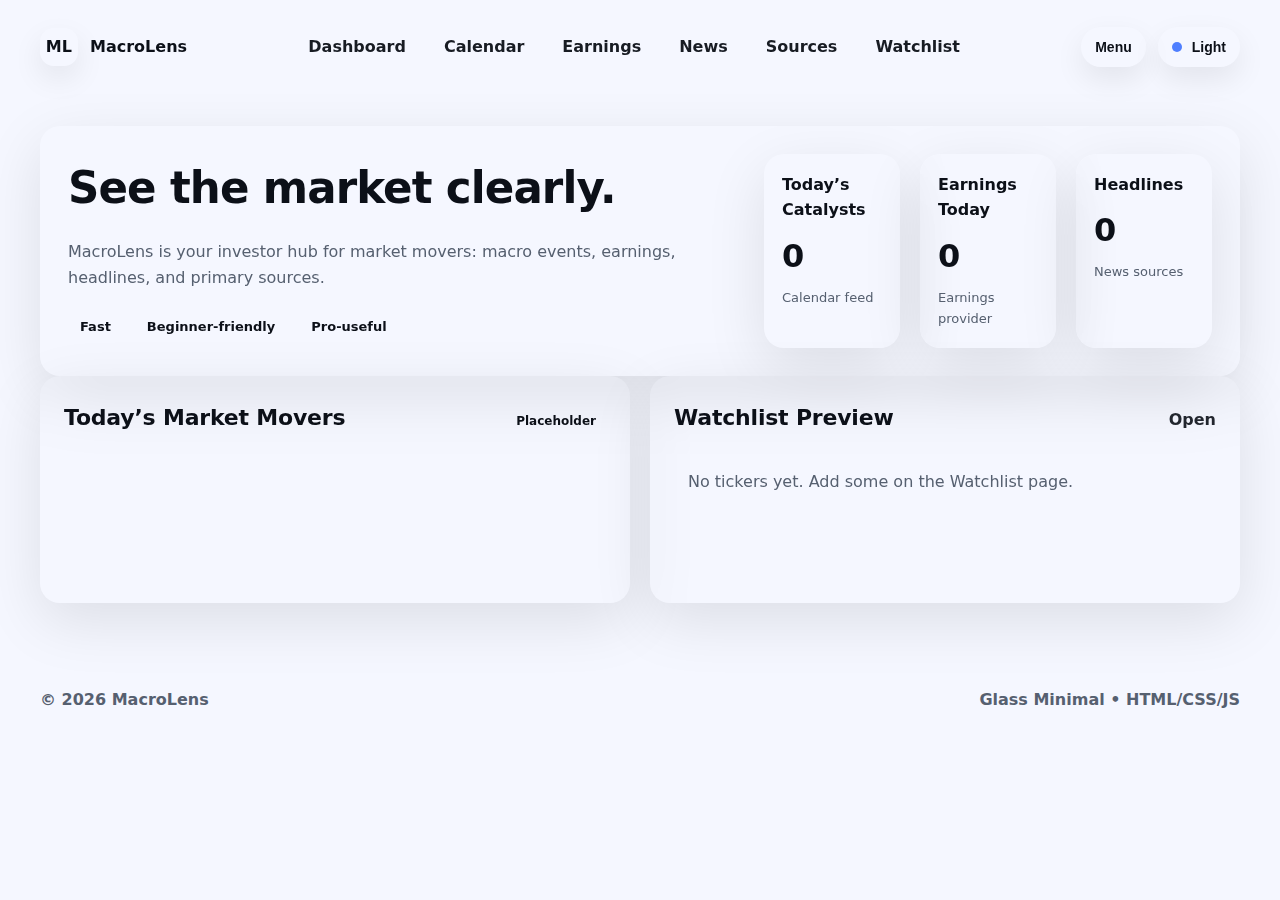
<file: index.html>
<!doctype html>
<html lang="en" data-theme="light">
<head>
	<meta charset="utf-8">
	<meta name="viewport" content="width=device-width, initial-scale=1.0">
	<title>MacroLens • Dashboard</title>
	<link rel="stylesheet" href="assets/css/styles.css">
	<script src="assets/js/app.js" defer></script>
</head>
<body>
	<header class="topbar">
		<div class="container topbar__inner">
			<a class="brand" href="index.html" aria-label="MacroLens Home">
				<span class="brand__mark">ML</span>
				<span class="brand__text">MacroLens</span>
			</a>

			<nav class="nav" data-nav>
				<a class="nav__link is-active" href="index.html">Dashboard</a>
				<a class="nav__link" href="pages/calendar.html">Calendar</a>
				<a class="nav__link" href="pages/earnings.html">Earnings</a>
				<a class="nav__link" href="pages/news.html">News</a>
				<a class="nav__link" href="pages/links.html">Sources</a>
				<a class="nav__link" href="pages/watchlist.html">Watchlist</a>
			</nav>

			<div class="topbar__actions">
				<button class="iconbtn" type="button" data-nav-toggle aria-label="Open menu">
					<span class="iconbtn__label">Menu</span>
				</button>

				<button class="iconbtn" type="button" data-theme-toggle aria-label="Toggle theme">
					<span class="iconbtn__dot" aria-hidden="true"></span>
					<span class="iconbtn__label" data-theme-label>Light</span>
				</button>
			</div>
		</div>
	</header>

	<main class="container stack">
		<section class="hero glass">
			<div class="hero__left">
				<h1 class="h1">See the market clearly.</h1>
				<p class="muted">
					MacroLens is your investor hub for market movers: macro events, earnings, headlines, and primary sources.
				</p>
				<div class="hero__chips">
					<span class="chip chip--a">Fast</span>
					<span class="chip chip--b">Beginner-friendly</span>
					<span class="chip chip--c">Pro-useful</span>
				</div>
			</div>

			<div class="hero__right">
				<div class="grid grid--3">
					<div class="card glass">
						<div class="card__label">Today’s Catalysts</div>
						<div class="card__value" id="kpi-catalysts">—</div>
						<div class="card__sub muted">Calendar feed</div>
					</div>
					<div class="card glass">
						<div class="card__label">Earnings Today</div>
						<div class="card__value" id="kpi-earnings">—</div>
						<div class="card__sub muted">Earnings provider</div>
					</div>
					<div class="card glass">
						<div class="card__label">Headlines</div>
						<div class="card__value" id="kpi-headlines">—</div>
						<div class="card__sub muted">News sources</div>
					</div>
				</div>
			</div>
		</section>

		<section class="grid grid--2">
			<div class="panel glass">
				<div class="panel__head">
					<h2 class="h2">Today’s Market Movers</h2>
					<span class="badge">Placeholder</span>
				</div>
				<div class="list">
					<div class="list__row skeleton"></div>
					<div class="list__row skeleton"></div>
					<div class="list__row skeleton"></div>
				</div>
			</div>

			<div class="panel glass">
				<div class="panel__head">
					<h2 class="h2">Watchlist Preview</h2>
					<a class="link" href="pages/watchlist.html">Open</a>
				</div>
				<div class="list" id="watchlist-preview">
					<div class="list__row muted">No tickers yet. Add some on the Watchlist page.</div>
				</div>
			</div>
		</section>
	</main>

	<footer class="footer">
		<div class="container footer__inner">
			<span class="muted">© <span id="year"></span> MacroLens</span>
			<span class="muted">Glass Minimal • HTML/CSS/JS</span>
		</div>
	</footer>
</body>
</html>
</file>
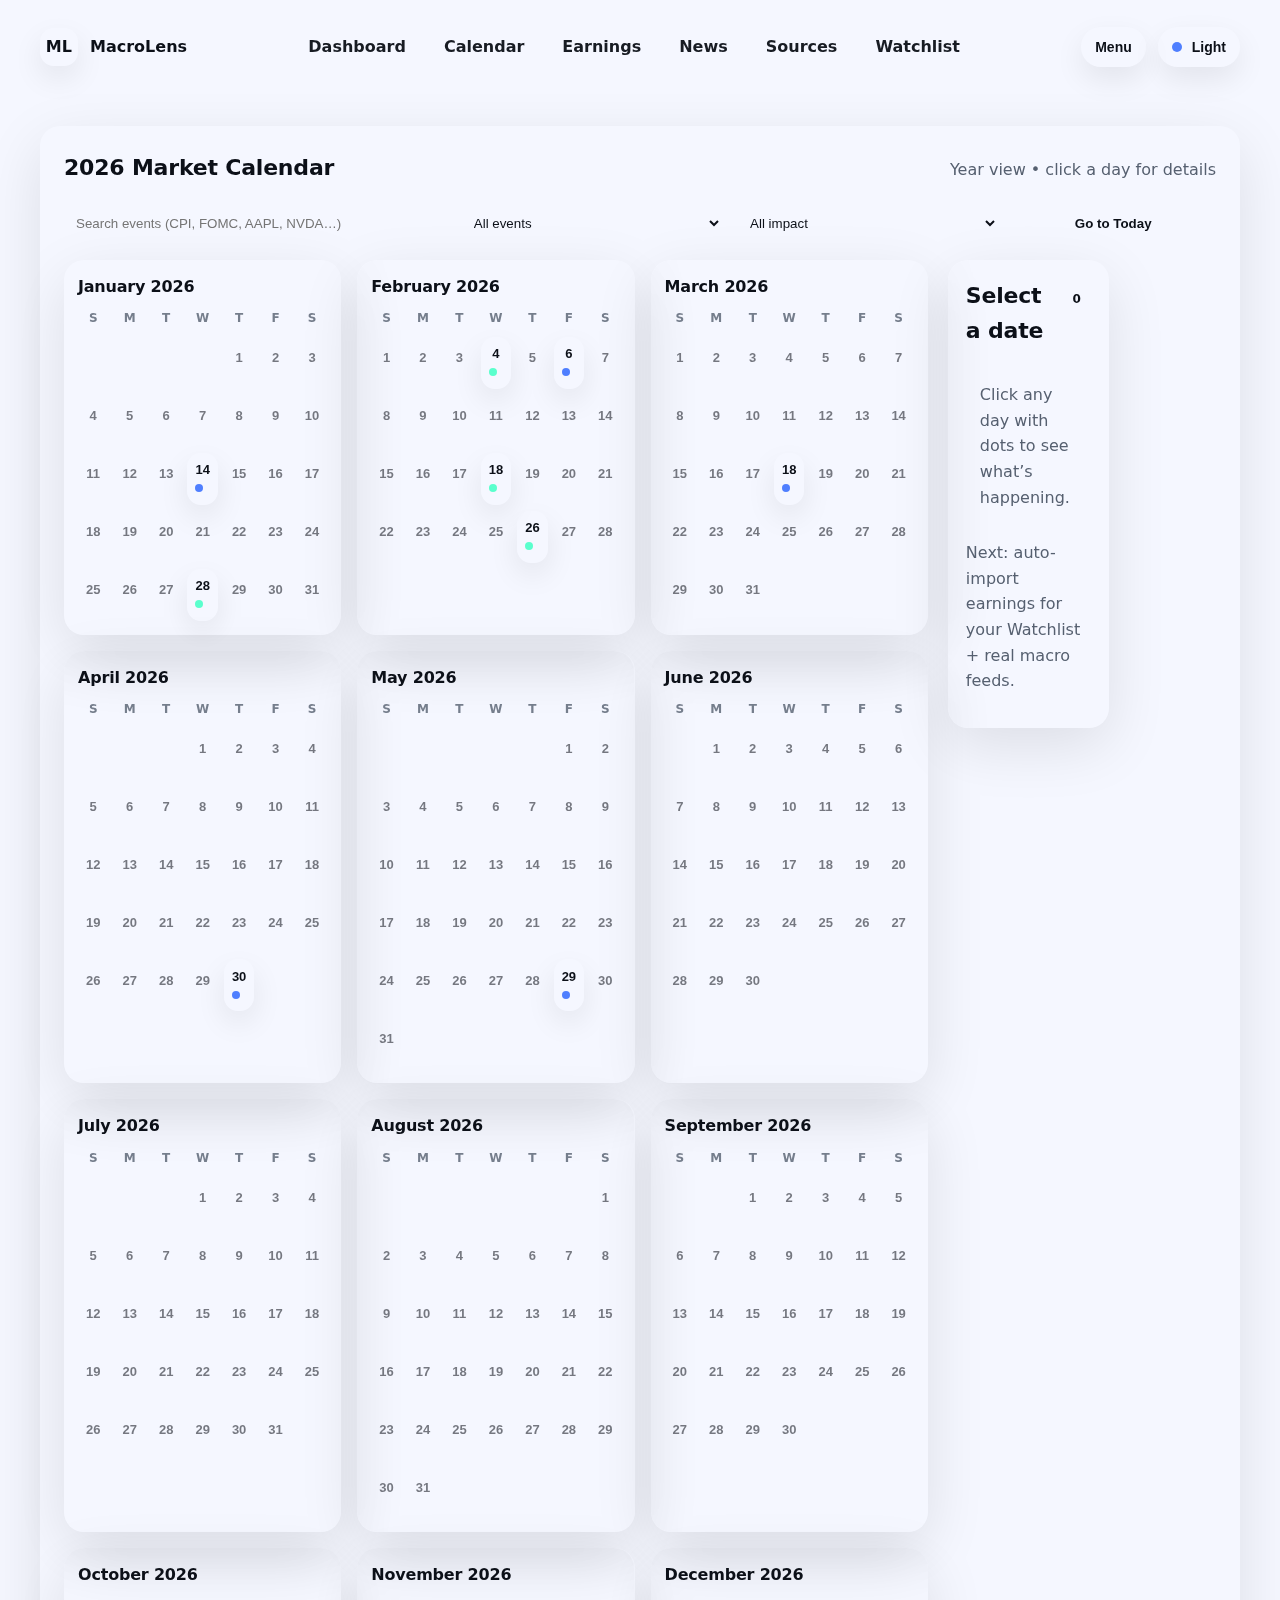
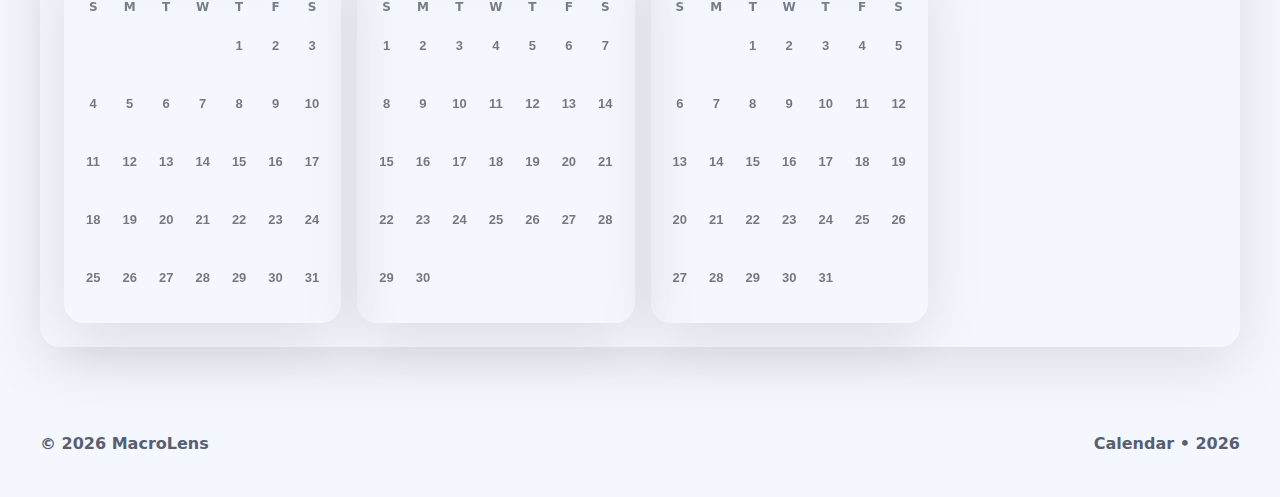
<file: pages/calendar.html>
<!doctype html>
<html lang="en" data-theme="light">
<head>
	<meta charset="utf-8">
	<meta name="viewport" content="width=device-width, initial-scale=1.0">
	<title>MacroLens • Calendar (2026)</title>
	<link rel="stylesheet" href="../assets/css/styles.css">
	<script src="../assets/js/app.js" defer></script>
</head>
<body>
	<header class="topbar">
		<div class="container topbar__inner">
			<a class="brand" href="../index.html" aria-label="MacroLens Home">
				<span class="brand__mark">ML</span>
				<span class="brand__text">MacroLens</span>
			</a>

			<nav class="nav" data-nav>
				<a class="nav__link" href="../index.html">Dashboard</a>
				<a class="nav__link is-active" href="calendar.html">Calendar</a>
				<a class="nav__link" href="earnings.html">Earnings</a>
				<a class="nav__link" href="news.html">News</a>
				<a class="nav__link" href="links.html">Sources</a>
				<a class="nav__link" href="watchlist.html">Watchlist</a>
			</nav>

			<div class="topbar__actions">
				<button class="iconbtn" type="button" data-nav-toggle aria-label="Open menu">
					<span class="iconbtn__label">Menu</span>
				</button>

				<button class="iconbtn" type="button" data-theme-toggle aria-label="Toggle theme">
					<span class="iconbtn__dot" aria-hidden="true"></span>
					<span class="iconbtn__label" data-theme-label>Light</span>
				</button>
			</div>
		</div>
	</header>

	<main class="container stack">
		<section class="panel glass">
			<div class="panel__head">
				<h1 class="h2">2026 Market Calendar</h1>
				<span class="muted">Year view • click a day for details</span>
			</div>

			<div class="controls controls--4">
				<input class="input" id="cal-search" type="search" placeholder="Search events (CPI, FOMC, AAPL, NVDA…)">
				<select class="select" id="cal-kind">
					<option value="all">All events</option>
					<option value="macro">Macro</option>
					<option value="earnings">Earnings</option>
				</select>
				<select class="select" id="cal-impact">
					<option value="all">All impact</option>
					<option value="very-high">Very High</option>
					<option value="high">High</option>
					<option value="medium">Medium</option>
				</select>
				<button class="btn" id="cal-today" type="button">Go to Today</button>
			</div>

			<div class="cal-layout">
				<div class="cal-year" id="cal-year"></div>

				<aside class="cal-side glass" id="cal-side" aria-live="polite">
					<div class="panel__head">
						<h2 class="h2" id="side-title">Select a date</h2>
						<span class="badge" id="side-count">0</span>
					</div>

					<div class="list" id="side-list">
						<div class="list__row muted">Click any day with dots to see what’s happening.</div>
					</div>

					<p class="muted" style="margin-top:14px;">
						Next: auto-import earnings for your Watchlist + real macro feeds.
					</p>
				</aside>
			</div>
		</section>
	</main>

	<footer class="footer">
		<div class="container footer__inner">
			<span class="muted">© <span id="year"></span> MacroLens</span>
			<span class="muted">Calendar • 2026</span>
		</div>
	</footer>

	<script>
		(() => {
			"use strict";

			const YEAR = 2026;

			const qs = (s) => document.querySelector(s);
			const yearEl = qs("#cal-year");
			const searchEl = qs("#cal-search");
			const kindEl = qs("#cal-kind");
			const impactEl = qs("#cal-impact");
			const todayBtn = qs("#cal-today");

			const sideTitle = qs("#side-title");
			const sideCount = qs("#side-count");
			const sideList = qs("#side-list");

			const pad2 = (n) => String(n).padStart(2, "0");
			const iso = (y, m, d) => `${y}-${pad2(m)}-${pad2(d)}`;
			const fmtDate = (d) => d.toLocaleDateString(undefined, { year: "numeric", month: "short", day: "numeric" });

			/* =========================
			   Starter Events (2026 placeholders)
			   Replace with real feeds later
			========================= */
			const events = [
				// Macro (example)
				{ date: "2026-01-14", kind: "macro", impact: "high", title: "CPI", note: "Inflation print (headline + core)." },
				{ date: "2026-02-06", kind: "macro", impact: "very-high", title: "NFP (Jobs)", note: "Employment situation." },
				{ date: "2026-03-18", kind: "macro", impact: "very-high", title: "FOMC Rate Decision", note: "Statement + Powell presser." },
				{ date: "2026-04-30", kind: "macro", impact: "high", title: "GDP (Advance)", note: "Growth snapshot." },
				{ date: "2026-05-29", kind: "macro", impact: "high", title: "PCE Inflation", note: "Fed’s preferred inflation gauge." },

				// Earnings (example)
				{ date: "2026-01-28", kind: "earnings", impact: "medium", title: "Earnings: AAPL (AMC)", note: "Apple • After close" },
				{ date: "2026-02-04", kind: "earnings", impact: "medium", title: "Earnings: MSFT (AMC)", note: "Microsoft • After close" },
				{ date: "2026-02-18", kind: "earnings", impact: "medium", title: "Earnings: NVDA (AMC)", note: "NVIDIA • After close" },
				{ date: "2026-02-26", kind: "earnings", impact: "medium", title: "Earnings: AMZN (AMC)", note: "Amazon • After close" }
			];

			const getFilters = () => ({
				q: (searchEl.value || "").trim().toLowerCase(),
				kind: kindEl.value,
				impact: impactEl.value
			});

			const matchesFilters = (ev) => {
				const f = getFilters();

				const okKind = f.kind === "all" || ev.kind === f.kind;
				const okImpact = f.impact === "all" || ev.impact === f.impact;

				const hay = `${ev.title} ${ev.note || ""}`.toLowerCase();
				const okQ = !f.q || hay.includes(f.q);

				return okKind && okImpact && okQ;
			};

			const eventsByDate = () => {
				const map = new Map();
				events.forEach((ev) => {
					if (!map.has(ev.date)) map.set(ev.date, []);
					map.get(ev.date).push(ev);
				});
				return map;
			};

			const impactLabel = (i) => {
				if (i === "very-high") return "Very High";
				if (i === "high") return "High";
				return "Medium";
			};

			const renderSide = (dateISO) => {
				const d = new Date(`${dateISO}T12:00:00`);
				sideTitle.textContent = fmtDate(d);

				const dayEvents = events
					.filter((ev) => ev.date === dateISO)
					.filter(matchesFilters);

				sideCount.textContent = String(dayEvents.length);
				sideList.innerHTML = "";

				if (!dayEvents.length){
					const row = document.createElement("div");
					row.className = "list__row muted";
					row.textContent = "No events (with your filters) on this date.";
					sideList.appendChild(row);
					return;
				}

				dayEvents.forEach((ev) => {
					const row = document.createElement("div");
					row.className = "list__row";

					const left = document.createElement("div");
					left.className = "list__left";
					left.textContent = ev.title;

					const right = document.createElement("div");
					right.className = "muted";
					right.style.fontSize = "13px";
					right.style.textAlign = "right";
					right.textContent = `${ev.kind.toUpperCase()} • ${impactLabel(ev.impact)}`;

					row.appendChild(left);
					row.appendChild(right);
					sideList.appendChild(row);

					if (ev.note){
						const note = document.createElement("div");
						note.className = "muted";
						note.style.fontSize = "13px";
						note.style.margin = "6px 4px 10px 4px";
						note.textContent = ev.note;
						sideList.appendChild(note);
					}
				});
			};

			const monthName = (mIndex) => {
				const d = new Date(YEAR, mIndex, 1);
				return d.toLocaleDateString(undefined, { month: "long" });
			};

			const buildMonth = (mIndex, map) => {
				const monthCard = document.createElement("section");
				monthCard.className = "cal-month glass";

				const head = document.createElement("div");
				head.className = "cal-month__head";
				head.textContent = `${monthName(mIndex)} ${YEAR}`;
				monthCard.appendChild(head);

				const dow = document.createElement("div");
				dow.className = "cal-dow";
				["S","M","T","W","T","F","S"].forEach((x) => {
					const c = document.createElement("div");
					c.className = "cal-dow__cell muted";
					c.textContent = x;
					dow.appendChild(c);
				});
				monthCard.appendChild(dow);

				const grid = document.createElement("div");
				grid.className = "cal-grid";

				const first = new Date(YEAR, mIndex, 1);
				const startDow = first.getDay(); // 0=Sun
				const daysInMonth = new Date(YEAR, mIndex + 1, 0).getDate();

				// blanks
				for (let i = 0; i < startDow; i++){
					const blank = document.createElement("div");
					blank.className = "cal-cell cal-cell--blank";
					grid.appendChild(blank);
				}

				for (let day = 1; day <= daysInMonth; day++){
					const dateISO = iso(YEAR, mIndex + 1, day);
					const allOnDay = map.get(dateISO) || [];

					// apply filters just for dot visibility
					const visibleOnDay = allOnDay.filter(matchesFilters);

					const btn = document.createElement("button");
					btn.type = "button";
					btn.className = "cal-cell";
					btn.setAttribute("data-date", dateISO);
					btn.setAttribute("aria-label", dateISO);

					const num = document.createElement("div");
					num.className = "cal-num";
					num.textContent = String(day);

					const dots = document.createElement("div");
					dots.className = "cal-dots";

					// Up to 3 dots: macro + earnings + extra
					const kinds = new Set(visibleOnDay.map((e) => e.kind));
					if (kinds.has("macro")){
						const d = document.createElement("span");
						d.className = "cal-dot cal-dot--macro";
						dots.appendChild(d);
					}
					if (kinds.has("earnings")){
						const d = document.createElement("span");
						d.className = "cal-dot cal-dot--earnings";
						dots.appendChild(d);
					}
					if (visibleOnDay.length > 2){
						const d = document.createElement("span");
						d.className = "cal-dot cal-dot--more";
						dots.appendChild(d);
					}

					btn.appendChild(num);
					btn.appendChild(dots);

					if (!visibleOnDay.length){
						btn.classList.add("cal-cell--quiet");
					}

					btn.addEventListener("click", () => {
						document.querySelectorAll(".cal-cell.is-selected").forEach((x) => x.classList.remove("is-selected"));
						btn.classList.add("is-selected");
						renderSide(dateISO);
					});

					grid.appendChild(btn);
				}

				monthCard.appendChild(grid);
				return monthCard;
			};

			const renderYear = () => {
				yearEl.innerHTML = "";
				const map = eventsByDate();

				for (let m = 0; m < 12; m++){
					yearEl.appendChild(buildMonth(m, map));
				}
			};

			const goToToday = () => {
				const t = new Date();
				if (t.getFullYear() !== YEAR) return;

				const dateISO = iso(YEAR, t.getMonth() + 1, t.getDate());
				const btn = document.querySelector(`.cal-cell[data-date="${dateISO}"]`);
				if (btn){
					btn.scrollIntoView({ behavior: "smooth", block: "center" });
					btn.click();
				}
			};

			const rerender = () => {
				// Rebuild dots + quiet cells according to filters
				renderYear();

				// If a date is selected, keep side panel consistent
				const selected = document.querySelector(".cal-cell.is-selected");
				if (selected){
					renderSide(selected.getAttribute("data-date"));
				}else{
					sideTitle.textContent = "Select a date";
					sideCount.textContent = "0";
					sideList.innerHTML = `<div class="list__row muted">Click any day with dots to see what’s happening.</div>`;
				}
			};

			[searchEl, kindEl, impactEl].forEach((el) => el.addEventListener("input", rerender));
			todayBtn.addEventListener("click", goToToday);

			renderYear();
		})();
	</script>
</body>
</html>
</file>
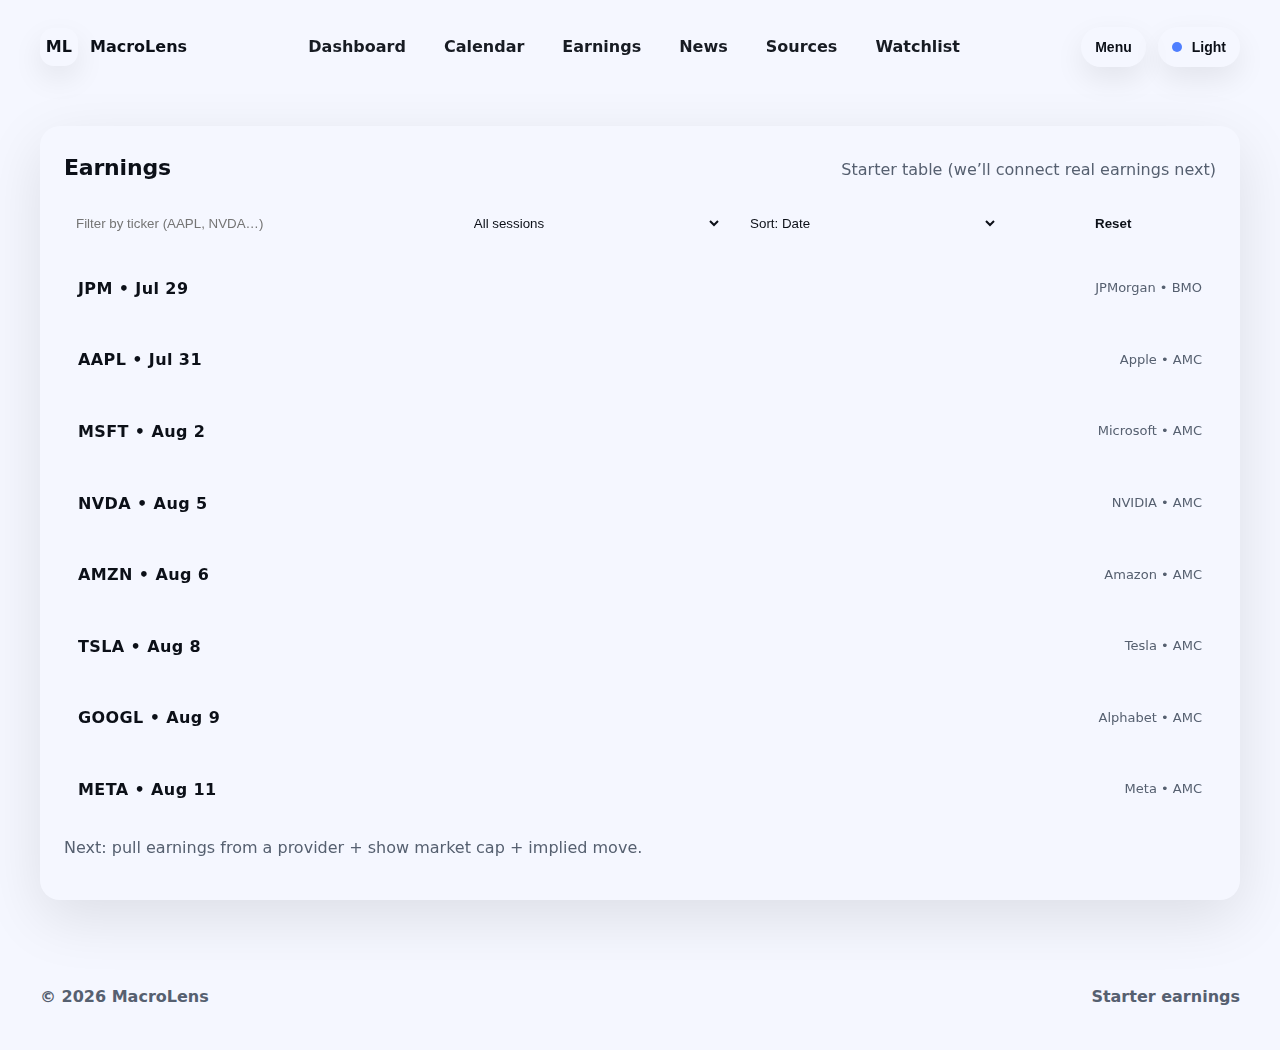
<file: pages/earnings.html>
<!doctype html>
<html lang="en" data-theme="light">
<head>
	<meta charset="utf-8">
	<meta name="viewport" content="width=device-width, initial-scale=1.0">
	<title>MacroLens • Earnings</title>
	<link rel="stylesheet" href="../assets/css/styles.css">
	<script src="../assets/js/app.js" defer></script>
</head>
<body>
	<header class="topbar">
		<div class="container topbar__inner">
			<a class="brand" href="../index.html">
				<span class="brand__mark">ML</span>
				<span class="brand__text">MacroLens</span>
			</a>

			<nav class="nav" data-nav>
				<a class="nav__link" href="../index.html">Dashboard</a>
				<a class="nav__link" href="calendar.html">Calendar</a>
				<a class="nav__link is-active" href="earnings.html">Earnings</a>
				<a class="nav__link" href="news.html">News</a>
				<a class="nav__link" href="links.html">Sources</a>
				<a class="nav__link" href="watchlist.html">Watchlist</a>
			</nav>

			<div class="topbar__actions">
				<button class="iconbtn" type="button" data-nav-toggle aria-label="Open menu">
					<span class="iconbtn__label">Menu</span>
				</button>

				<button class="iconbtn" type="button" data-theme-toggle aria-label="Toggle theme">
					<span class="iconbtn__dot" aria-hidden="true"></span>
					<span class="iconbtn__label" data-theme-label>Light</span>
				</button>
			</div>
		</div>
	</header>

	<main class="container stack">
		<section class="panel glass">
			<div class="panel__head">
				<h1 class="h2">Earnings</h1>
				<span class="muted">Starter table (we’ll connect real earnings next)</span>
			</div>

			<div class="controls controls--4">
				<input class="input" id="er-ticker" type="text" placeholder="Filter by ticker (AAPL, NVDA…)">
				<select class="select" id="er-session">
					<option value="all">All sessions</option>
					<option value="amc">After close (AMC)</option>
					<option value="bmo">Before open (BMO)</option>
				</select>
				<select class="select" id="er-sort">
					<option value="date">Sort: Date</option>
					<option value="ticker">Sort: Ticker</option>
				</select>
				<button class="btn" id="er-reset" type="button">Reset</button>
			</div>

			<div class="list" id="er-list"></div>

			<p class="muted" style="margin-top:16px;">
				Next: pull earnings from a provider + show market cap + implied move.
			</p>
		</section>
	</main>

	<footer class="footer">
		<div class="container footer__inner">
			<span class="muted">© <span id="year"></span> MacroLens</span>
			<span class="muted">Starter earnings</span>
		</div>
	</footer>

	<script>
		(() => {
			const qs = (s) => document.querySelector(s);

			const tEl = qs("#er-ticker");
			const sEl = qs("#er-session");
			const sortEl = qs("#er-sort");
			const rEl = qs("#er-reset");
			const listEl = qs("#er-list");

			const today = new Date();
			const addDays = (d) => new Date(today.getTime() + d * 24 * 60 * 60 * 1000);
			const fmt = (d) => d.toLocaleDateString(undefined, { month: "short", day: "numeric" });

			// Starter dataset
			const rows = [
				{ ticker: "AAPL", name: "Apple", date: addDays(7), session: "amc" },
				{ ticker: "MSFT", name: "Microsoft", date: addDays(9), session: "amc" },
				{ ticker: "NVDA", name: "NVIDIA", date: addDays(12), session: "amc" },
				{ ticker: "AMZN", name: "Amazon", date: addDays(13), session: "amc" },
				{ ticker: "TSLA", name: "Tesla", date: addDays(15), session: "amc" },
				{ ticker: "GOOGL", name: "Alphabet", date: addDays(16), session: "amc" },
				{ ticker: "META", name: "Meta", date: addDays(18), session: "amc" },
				{ ticker: "JPM", name: "JPMorgan", date: addDays(5), session: "bmo" }
			];

			const render = () => {
				const q = (tEl.value || "").trim().toUpperCase();
				const sess = sEl.value;
				const sort = sortEl.value;

				let data = rows.filter((x) => {
					const okQ = !q || x.ticker.includes(q);
					const okS = sess === "all" || x.session === sess;
					return okQ && okS;
				});

				if (sort === "ticker") data = data.sort((a, b) => a.ticker.localeCompare(b.ticker));
				else data = data.sort((a, b) => a.date - b.date);

				listEl.innerHTML = "";

				if (!data.length) {
					const row = document.createElement("div");
					row.className = "list__row muted";
					row.textContent = "No earnings match your filters.";
					listEl.appendChild(row);
					return;
				}

				data.forEach((x) => {
					const row = document.createElement("div");
					row.className = "list__row";

					const left = document.createElement("div");
					left.className = "list__left";
					left.textContent = `${x.ticker} • ${fmt(x.date)}`;

					const right = document.createElement("div");
					right.className = "muted";
					right.style.fontSize = "13px";
					right.textContent = `${x.name} • ${x.session.toUpperCase()}`;

					row.appendChild(left);
					row.appendChild(right);
					listEl.appendChild(row);
				});
			};

			[tEl, sEl, sortEl].forEach((el) => el.addEventListener("input", render));
			rEl.addEventListener("click", () => {
				tEl.value = "";
				sEl.value = "all";
				sortEl.value = "date";
				render();
			});

			render();
		})();
	</script>
</body>
</html>
</file>
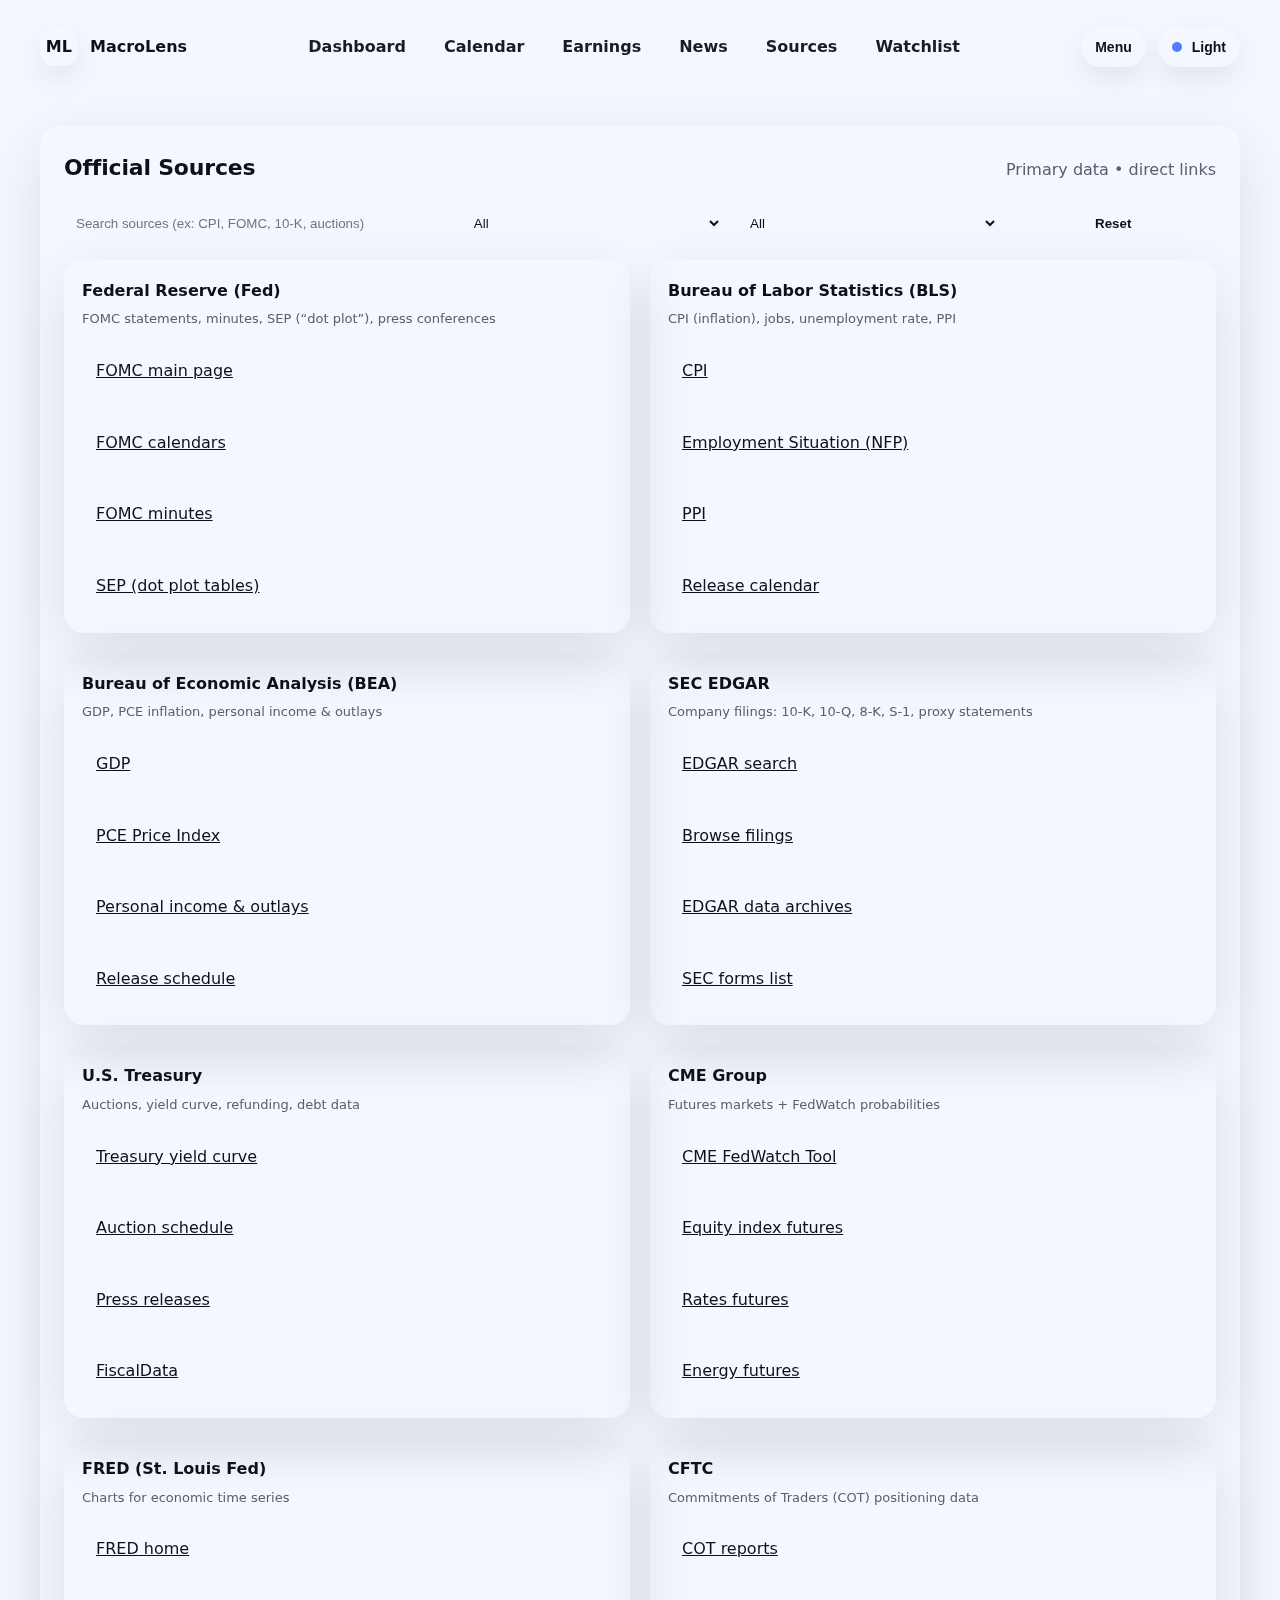
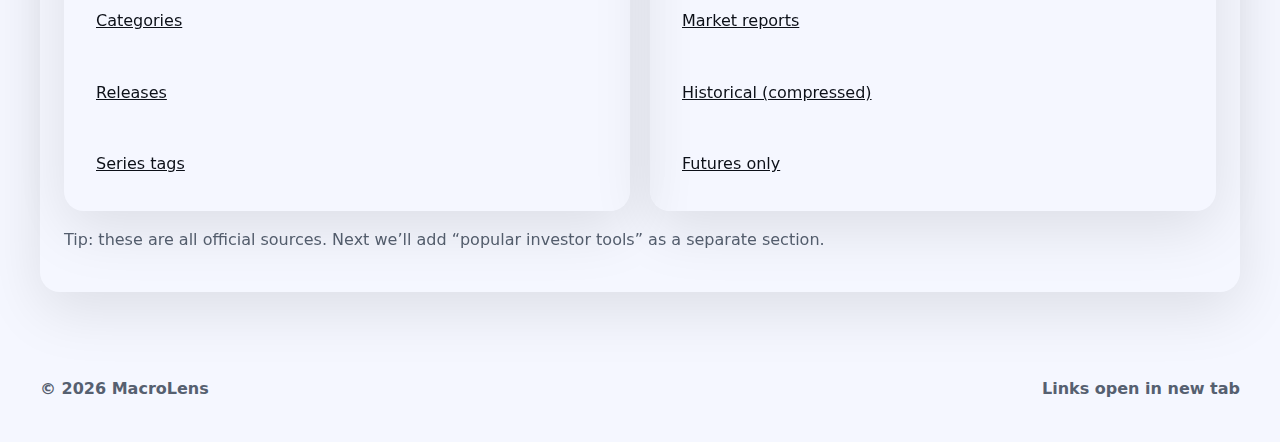
<file: pages/links.html>
<!doctype html>
<html lang="en" data-theme="light">
<head>
	<meta charset="utf-8">
	<meta name="viewport" content="width=device-width, initial-scale=1.0">
	<title>MacroLens • Sources</title>
	<link rel="stylesheet" href="../assets/css/styles.css">
	<script src="../assets/js/app.js" defer></script>
</head>
<body>
	<header class="topbar">
		<div class="container topbar__inner">
			<a class="brand" href="../index.html" aria-label="MacroLens Home">
				<span class="brand__mark">ML</span>
				<span class="brand__text">MacroLens</span>
			</a>

			<nav class="nav" data-nav>
				<a class="nav__link" href="../index.html">Dashboard</a>
				<a class="nav__link" href="calendar.html">Calendar</a>
				<a class="nav__link" href="earnings.html">Earnings</a>
				<a class="nav__link" href="news.html">News</a>
				<a class="nav__link is-active" href="links.html">Sources</a>
				<a class="nav__link" href="watchlist.html">Watchlist</a>
			</nav>

			<div class="topbar__actions">
				<button class="iconbtn" type="button" data-nav-toggle aria-label="Open menu">
					<span class="iconbtn__label">Menu</span>
				</button>

				<button class="iconbtn" type="button" data-theme-toggle aria-label="Toggle theme">
					<span class="iconbtn__dot" aria-hidden="true"></span>
					<span class="iconbtn__label" data-theme-label>Light</span>
				</button>
			</div>
		</div>
	</header>

	<main class="container stack">
		<section class="panel glass">
			<div class="panel__head">
				<h1 class="h2">Official Sources</h1>
				<span class="muted">Primary data • direct links</span>
			</div>

			<div class="controls controls--4">
				<input class="input" id="source-search" type="search" placeholder="Search sources (ex: CPI, FOMC, 10-K, auctions)">
				<select class="select" id="source-category">
					<option value="all">All</option>
					<option value="macro">Macro / Economy</option>
					<option value="policy">Policy / Fed</option>
					<option value="filings">Filings / Disclosures</option>
					<option value="markets">Markets / Data</option>
				</select>
				<select class="select" id="source-priority">
					<option value="all">All</option>
					<option value="daily">Daily use</option>
					<option value="weekly">Weekly use</option>
				</select>
				<button class="btn" type="button" id="source-reset">Reset</button>
			</div>

			<div class="grid grid--2" id="source-grid">
				<!-- FED -->
				<article class="card glass source" data-tags="policy fed fomc rates minutes statement dot plot press conference" data-cat="policy" data-priority="daily">
					<div class="card__label">Federal Reserve (Fed)</div>
					<div class="card__sub muted">FOMC statements, minutes, SEP (“dot plot”), press conferences</div>
					<div class="list" style="margin-top:12px;">
						<a class="list__row" href="https://www.federalreserve.gov/monetarypolicy/fomc.htm" target="_blank" rel="noopener">FOMC main page</a>
						<a class="list__row" href="https://www.federalreserve.gov/monetarypolicy/fomccalendars.htm" target="_blank" rel="noopener">FOMC calendars</a>
						<a class="list__row" href="https://www.federalreserve.gov/monetarypolicy/fomcminutes.htm" target="_blank" rel="noopener">FOMC minutes</a>
						<a class="list__row" href="https://www.federalreserve.gov/monetarypolicy/fomcprojtabl.htm" target="_blank" rel="noopener">SEP (dot plot tables)</a>
					</div>
				</article>

				<!-- BLS -->
				<article class="card glass source" data-tags="macro bls cpi inflation jobs nfp unemployment cpi core cpi ppi cpi release" data-cat="macro" data-priority="daily">
					<div class="card__label">Bureau of Labor Statistics (BLS)</div>
					<div class="card__sub muted">CPI (inflation), jobs, unemployment rate, PPI</div>
					<div class="list" style="margin-top:12px;">
						<a class="list__row" href="https://www.bls.gov/cpi/" target="_blank" rel="noopener">CPI</a>
						<a class="list__row" href="https://www.bls.gov/news.release/empsit.toc.htm" target="_blank" rel="noopener">Employment Situation (NFP)</a>
						<a class="list__row" href="https://www.bls.gov/ppi/" target="_blank" rel="noopener">PPI</a>
						<a class="list__row" href="https://www.bls.gov/schedule/" target="_blank" rel="noopener">Release calendar</a>
					</div>
				</article>

				<!-- BEA -->
				<article class="card glass source" data-tags="macro bea gdp pce personal income consumer spending inflation pce core pce" data-cat="macro" data-priority="weekly">
					<div class="card__label">Bureau of Economic Analysis (BEA)</div>
					<div class="card__sub muted">GDP, PCE inflation, personal income & outlays</div>
					<div class="list" style="margin-top:12px;">
						<a class="list__row" href="https://www.bea.gov/data/gdp/gross-domestic-product" target="_blank" rel="noopener">GDP</a>
						<a class="list__row" href="https://www.bea.gov/data/personal-consumption-expenditures-price-index" target="_blank" rel="noopener">PCE Price Index</a>
						<a class="list__row" href="https://www.bea.gov/data/income-saving/personal-income" target="_blank" rel="noopener">Personal income & outlays</a>
						<a class="list__row" href="https://www.bea.gov/news/schedule" target="_blank" rel="noopener">Release schedule</a>
					</div>
				</article>

				<!-- SEC EDGAR -->
				<article class="card glass source" data-tags="filings sec edgar 10-k 10-q 8-k s-1 forms insider filings" data-cat="filings" data-priority="daily">
					<div class="card__label">SEC EDGAR</div>
					<div class="card__sub muted">Company filings: 10-K, 10-Q, 8-K, S-1, proxy statements</div>
					<div class="list" style="margin-top:12px;">
						<a class="list__row" href="https://www.sec.gov/edgar/search/" target="_blank" rel="noopener">EDGAR search</a>
						<a class="list__row" href="https://www.sec.gov/edgar/browse/" target="_blank" rel="noopener">Browse filings</a>
						<a class="list__row" href="https://www.sec.gov/Archives/edgar/data/" target="_blank" rel="noopener">EDGAR data archives</a>
						<a class="list__row" href="https://www.sec.gov/Forms" target="_blank" rel="noopener">SEC forms list</a>
					</div>
				</article>

				<!-- TREASURY -->
				<article class="card glass source" data-tags="markets treasury yields auctions bills notes bonds curve refunding" data-cat="markets" data-priority="weekly">
					<div class="card__label">U.S. Treasury</div>
					<div class="card__sub muted">Auctions, yield curve, refunding, debt data</div>
					<div class="list" style="margin-top:12px;">
						<a class="list__row" href="https://home.treasury.gov/resource-center/data-chart-center/interest-rates" target="_blank" rel="noopener">Treasury yield curve</a>
						<a class="list__row" href="https://www.treasurydirect.gov/auctions/" target="_blank" rel="noopener">Auction schedule</a>
						<a class="list__row" href="https://home.treasury.gov/news/press-releases" target="_blank" rel="noopener">Press releases</a>
						<a class="list__row" href="https://fiscaldata.treasury.gov/" target="_blank" rel="noopener">FiscalData</a>
					</div>
				</article>

				<!-- CME -->
				<article class="card glass source" data-tags="markets cme futures fedwatch probabilities rates futures spx es nq" data-cat="markets" data-priority="daily">
					<div class="card__label">CME Group</div>
					<div class="card__sub muted">Futures markets + FedWatch probabilities</div>
					<div class="list" style="margin-top:12px;">
						<a class="list__row" href="https://www.cmegroup.com/markets/interest-rates/cme-fedwatch-tool.html" target="_blank" rel="noopener">CME FedWatch Tool</a>
						<a class="list__row" href="https://www.cmegroup.com/markets/equities.html" target="_blank" rel="noopener">Equity index futures</a>
						<a class="list__row" href="https://www.cmegroup.com/markets/interest-rates.html" target="_blank" rel="noopener">Rates futures</a>
						<a class="list__row" href="https://www.cmegroup.com/markets/energy.html" target="_blank" rel="noopener">Energy futures</a>
					</div>
				</article>

				<!-- FRED -->
				<article class="card glass source" data-tags="markets data fred charts economic data rates inflation unemployment gdp" data-cat="markets" data-priority="weekly">
					<div class="card__label">FRED (St. Louis Fed)</div>
					<div class="card__sub muted">Charts for economic time series</div>
					<div class="list" style="margin-top:12px;">
						<a class="list__row" href="https://fred.stlouisfed.org/" target="_blank" rel="noopener">FRED home</a>
						<a class="list__row" href="https://fred.stlouisfed.org/categories" target="_blank" rel="noopener">Categories</a>
						<a class="list__row" href="https://fred.stlouisfed.org/releases" target="_blank" rel="noopener">Releases</a>
						<a class="list__row" href="https://fred.stlouisfed.org/tags/series" target="_blank" rel="noopener">Series tags</a>
					</div>
				</article>

				<!-- CFTC -->
				<article class="card glass source" data-tags="markets cftc cot report commitment of traders positioning futures" data-cat="markets" data-priority="weekly">
					<div class="card__label">CFTC</div>
					<div class="card__sub muted">Commitments of Traders (COT) positioning data</div>
					<div class="list" style="margin-top:12px;">
						<a class="list__row" href="https://www.cftc.gov/MarketReports/CommitmentsofTraders/index.htm" target="_blank" rel="noopener">COT reports</a>
						<a class="list__row" href="https://www.cftc.gov/MarketReports/index.htm" target="_blank" rel="noopener">Market reports</a>
						<a class="list__row" href="https://www.cftc.gov/MarketReports/CommitmentsofTraders/HistoricalCompressed/index.htm" target="_blank" rel="noopener">Historical (compressed)</a>
						<a class="list__row" href="https://www.cftc.gov/MarketReports/CommitmentsofTraders/index.htm#futures" target="_blank" rel="noopener">Futures only</a>
					</div>
				</article>
			</div>

			<p class="muted" style="margin-top:16px;">
				Tip: these are all official sources. Next we’ll add “popular investor tools” as a separate section.
			</p>
		</section>
	</main>

	<footer class="footer">
		<div class="container footer__inner">
			<span class="muted">© <span id="year"></span> MacroLens</span>
			<span class="muted">Links open in new tab</span>
		</div>
	</footer>

	<script>
		(() => {
			const qs = (s) => document.querySelector(s);
			const cards = Array.from(document.querySelectorAll(".source"));

			const searchEl = qs("#source-search");
			const catEl = qs("#source-category");
			const priEl = qs("#source-priority");
			const resetEl = qs("#source-reset");

			const apply = () => {
				const q = (searchEl.value || "").trim().toLowerCase();
				const cat = catEl.value;
				const pri = priEl.value;

				cards.forEach((card) => {
					const tags = (card.getAttribute("data-tags") || "").toLowerCase();
					const c = card.getAttribute("data-cat");
					const p = card.getAttribute("data-priority");

					const okQ = !q || tags.includes(q);
					const okC = cat === "all" || c === cat;
					const okP = pri === "all" || p === pri;

					card.style.display = (okQ && okC && okP) ? "" : "none";
				});
			};

			[searchEl, catEl, priEl].forEach((el) => el.addEventListener("input", apply));

			resetEl.addEventListener("click", () => {
				searchEl.value = "";
				catEl.value = "all";
				priEl.value = "all";
				apply();
			});
		})();
	</script>
</body>
</html>
</file>
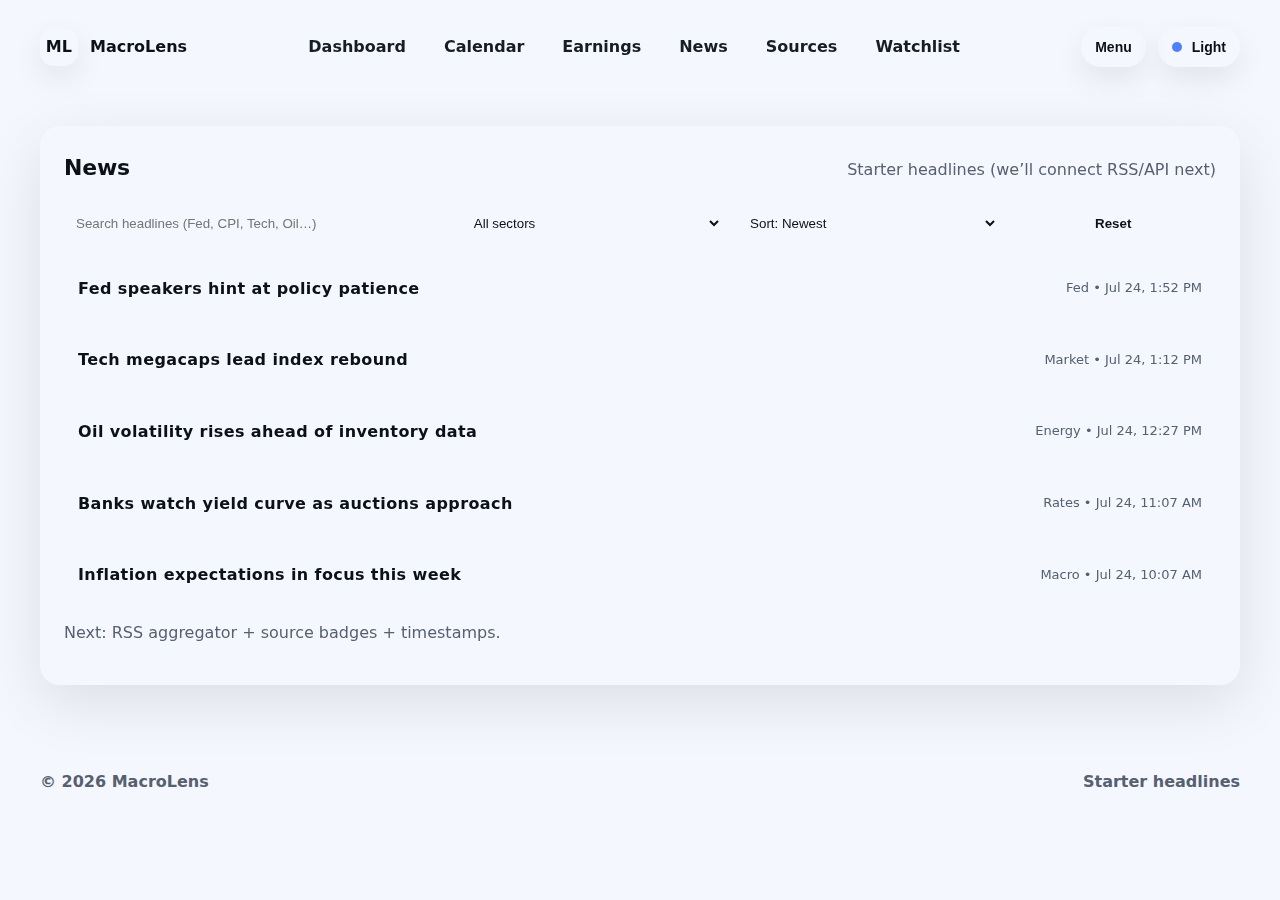
<file: pages/news.html>
<!doctype html>
<html lang="en" data-theme="light">
<head>
	<meta charset="utf-8">
	<meta name="viewport" content="width=device-width, initial-scale=1.0">
	<title>MacroLens • News</title>
	<link rel="stylesheet" href="../assets/css/styles.css">
	<script src="../assets/js/app.js" defer></script>
</head>
<body>
	<header class="topbar">
		<div class="container topbar__inner">
			<a class="brand" href="../index.html">
				<span class="brand__mark">ML</span>
				<span class="brand__text">MacroLens</span>
			</a>

			<nav class="nav" data-nav>
				<a class="nav__link" href="../index.html">Dashboard</a>
				<a class="nav__link" href="calendar.html">Calendar</a>
				<a class="nav__link" href="earnings.html">Earnings</a>
				<a class="nav__link is-active" href="news.html">News</a>
				<a class="nav__link" href="links.html">Sources</a>
				<a class="nav__link" href="watchlist.html">Watchlist</a>
			</nav>

			<div class="topbar__actions">
				<button class="iconbtn" type="button" data-nav-toggle aria-label="Open menu">
					<span class="iconbtn__label">Menu</span>
				</button>

				<button class="iconbtn" type="button" data-theme-toggle aria-label="Toggle theme">
					<span class="iconbtn__dot" aria-hidden="true"></span>
					<span class="iconbtn__label" data-theme-label>Light</span>
				</button>
			</div>
		</div>
	</header>

	<main class="container stack">
		<section class="panel glass">
			<div class="panel__head">
				<h1 class="h2">News</h1>
				<span class="muted">Starter headlines (we’ll connect RSS/API next)</span>
			</div>

			<div class="controls controls--4">
				<input class="input" id="nw-search" type="search" placeholder="Search headlines (Fed, CPI, Tech, Oil…)">
				<select class="select" id="nw-sector">
					<option value="all">All sectors</option>
					<option value="macro">Macro</option>
					<option value="tech">Tech</option>
					<option value="energy">Energy</option>
					<option value="financials">Financials</option>
				</select>
				<select class="select" id="nw-sort">
					<option value="newest">Sort: Newest</option>
					<option value="oldest">Sort: Oldest</option>
				</select>
				<button class="btn" id="nw-reset" type="button">Reset</button>
			</div>

			<div class="list" id="nw-list"></div>

			<p class="muted" style="margin-top:16px;">
				Next: RSS aggregator + source badges + timestamps.
			</p>
		</section>
	</main>

	<footer class="footer">
		<div class="container footer__inner">
			<span class="muted">© <span id="year"></span> MacroLens</span>
			<span class="muted">Starter headlines</span>
		</div>
	</footer>

	<script>
		(() => {
			const qs = (s) => document.querySelector(s);

			const searchEl = qs("#nw-search");
			const sectorEl = qs("#nw-sector");
			const sortEl = qs("#nw-sort");
			const resetEl = qs("#nw-reset");
			const listEl = qs("#nw-list");

			const now = new Date();
			const minsAgo = (m) => new Date(now.getTime() - m * 60 * 1000);

			const items = [
				{ title: "Fed speakers hint at policy patience", sector: "macro", time: minsAgo(35), source: "Fed" },
				{ title: "Tech megacaps lead index rebound", sector: "tech", time: minsAgo(75), source: "Market" },
				{ title: "Oil volatility rises ahead of inventory data", sector: "energy", time: minsAgo(120), source: "Energy" },
				{ title: "Banks watch yield curve as auctions approach", sector: "financials", time: minsAgo(200), source: "Rates" },
				{ title: "Inflation expectations in focus this week", sector: "macro", time: minsAgo(260), source: "Macro" }
			];

			const fmt = (d) => d.toLocaleString(undefined, { month: "short", day: "numeric", hour: "numeric", minute: "2-digit" });

			const render = () => {
				const q = (searchEl.value || "").trim().toLowerCase();
				const sec = sectorEl.value;
				const sort = sortEl.value;

				let data = items.filter((x) => {
					const okQ = !q || x.title.toLowerCase().includes(q);
					const okS = sec === "all" || x.sector === sec;
					return okQ && okS;
				});

				data = data.sort((a, b) => sort === "newest" ? (b.time - a.time) : (a.time - b.time));

				listEl.innerHTML = "";

				if (!data.length) {
					const row = document.createElement("div");
					row.className = "list__row muted";
					row.textContent = "No headlines match your filters.";
					listEl.appendChild(row);
					return;
				}

				data.forEach((x) => {
					const row = document.createElement("div");
					row.className = "list__row";

					const left = document.createElement("div");
					left.className = "list__left";
					left.textContent = x.title;

					const right = document.createElement("div");
					right.className = "muted";
					right.style.fontSize = "13px";
					right.style.textAlign = "right";
					right.textContent = `${x.source} • ${fmt(x.time)}`;

					row.appendChild(left);
					row.appendChild(right);
					listEl.appendChild(row);
				});
			};

			[searchEl, sectorEl, sortEl].forEach((el) => el.addEventListener("input", render));
			resetEl.addEventListener("click", () => {
				searchEl.value = "";
				sectorEl.value = "all";
				sortEl.value = "newest";
				render();
			});

			render();
		})();
	</script>
</body>
</html>
</file>
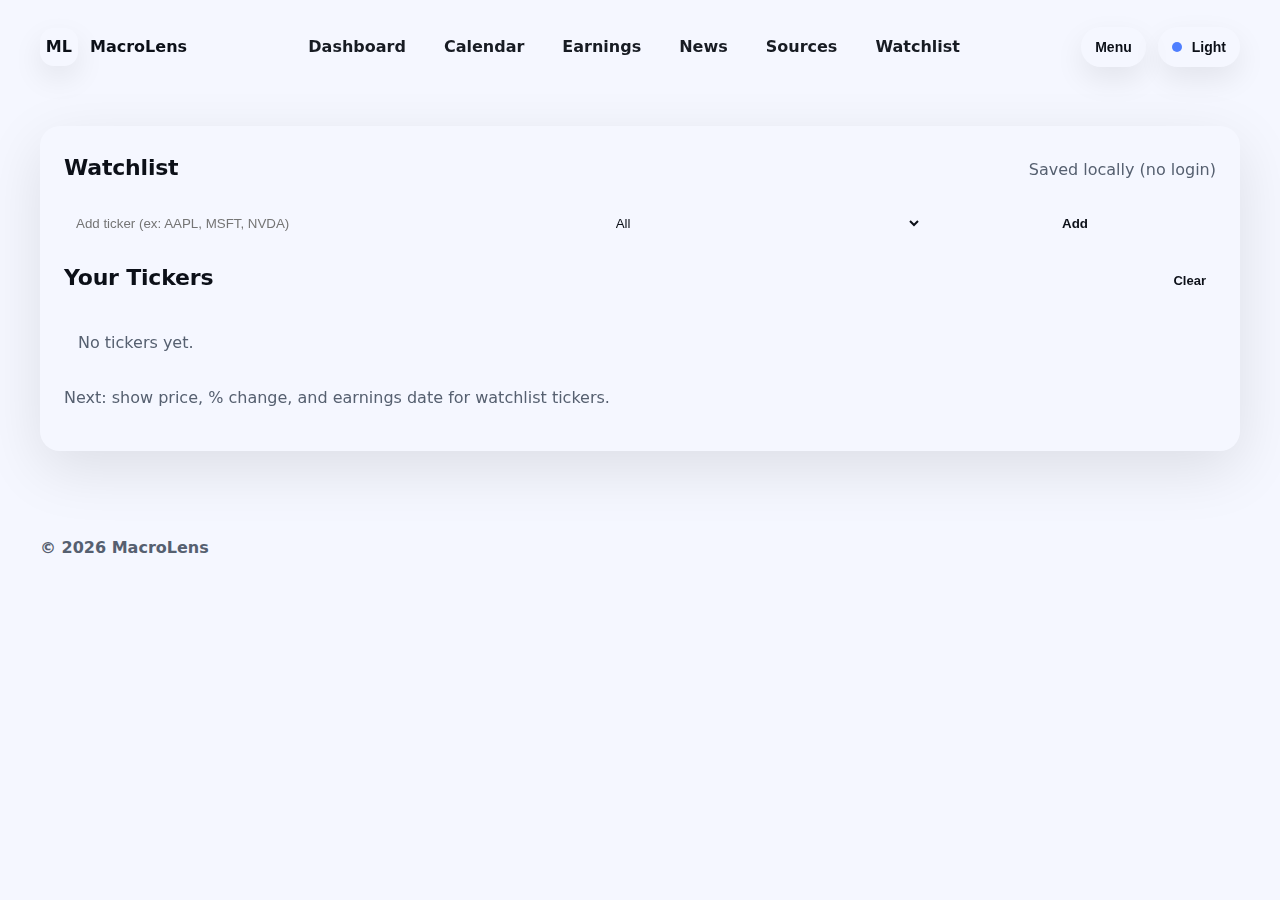
<file: pages/watchlist.html>
<!doctype html>
<html lang="en" data-theme="light">
<head>
	<meta charset="utf-8">
	<meta name="viewport" content="width=device-width, initial-scale=1.0">
	<title>MacroLens • Watchlist</title>
	<link rel="stylesheet" href="../assets/css/styles.css">
	<script src="../assets/js/app.js" defer></script>
</head>
<body>
	<header class="topbar">
		<div class="container topbar__inner">
			<a class="brand" href="../index.html">
				<span class="brand__mark">ML</span>
				<span class="brand__text">MacroLens</span>
			</a>

			<nav class="nav" data-nav>
				<a class="nav__link" href="../index.html">Dashboard</a>
				<a class="nav__link" href="calendar.html">Calendar</a>
				<a class="nav__link" href="earnings.html">Earnings</a>
				<a class="nav__link" href="news.html">News</a>
				<a class="nav__link" href="links.html">Sources</a>
				<a class="nav__link is-active" href="watchlist.html">Watchlist</a>
			</nav>

			<div class="topbar__actions">
				<button class="iconbtn" type="button" data-nav-toggle aria-label="Open menu">
					<span class="iconbtn__label">Menu</span>
				</button>

				<button class="iconbtn" type="button" data-theme-toggle aria-label="Toggle theme">
					<span class="iconbtn__dot" aria-hidden="true"></span>
					<span class="iconbtn__label" data-theme-label>Light</span>
				</button>
			</div>
		</div>
	</header>

	<main class="container stack">
		<section class="panel glass">
			<div class="panel__head">
				<h1 class="h2">Watchlist</h1>
				<span class="muted">Saved locally (no login)</span>
			</div>

			<div class="controls">
				<input class="input" id="wl-input" type="text" placeholder="Add ticker (ex: AAPL, MSFT, NVDA)" autocomplete="off">
				<select class="select" id="wl-market">
					<option value="ALL">All</option>
					<option value="US">US</option>
					<option value="CRYPTO">Crypto</option>
				</select>
				<button class="btn" id="wl-add" type="button">Add</button>
			</div>

			<div class="panel__head" style="margin-top:10px;">
				<h2 class="h2">Your Tickers</h2>
				<button class="btn btn--ghost btn--sm" id="wl-clear" type="button">Clear</button>
			</div>

			<div class="list" id="wl-list">
				<div class="list__row muted">No tickers yet.</div>
			</div>

			<p class="muted" style="margin-top:14px;">
				Next: show price, % change, and earnings date for watchlist tickers.
			</p>
		</section>
	</main>

	<footer class="footer">
		<div class="container footer__inner">
			<span class="muted">© <span id="year"></span> MacroLens</span>
		</div>
	</footer>
</body>
</html>
</file>
<file: assets/css/styles.css>
:root{
	--bg0: 245 247 255;
	--bg1: 232 238 255;

	--text: 12 16 24;
	--muted: 86 96 112;

	--card: 255 255 255;
	--stroke: 255 255 255;

	--shadow: 0 18px 60px rgba(0,0,0,.10);
	--shadow2: 0 12px 30px rgba(0,0,0,.08);

	--accent: 79 127 255;
	--accent2: 90 255 205;
	--accent3: 255 175 95;

	--radius: 20px;
	--blur: 16px;

	--pad: 24px;
	--gap: 20px;
	--max: 1200px;

	--font: ui-sans-serif, system-ui, -apple-system, Segoe UI, Roboto, Helvetica, Arial;
}

html[data-theme="dark"]{
	--bg0: 6 8 14;
	--bg1: 10 14 24;

	--text: 234 238 246;
	--muted: 164 176 196;

	--card: 18 22 34;
	--stroke: 255 255 255;

	--shadow: 0 20px 80px rgba(0,0,0,.45);
	--shadow2: 0 14px 40px rgba(0,0,0,.32);

	--accent: 124 167 255;
	--accent2: 90 255 205;
	--accent3: 255 165 90;
}

*{box-sizing:border-box}

html, body{
	width:100%;
	min-height:100%;
	margin:0;
	background: rgb(var(--bg0));
}

body{
	font-family:var(--font);
	color:rgb(var(--text));
	line-height:1.6;

	background:
		radial-gradient(900px 600px at 18% 8%, rgba(var(--accent), .24), transparent 60%),
		radial-gradient(900px 600px at 82% 0%, rgba(var(--accent2), .16), transparent 55%),
		radial-gradient(900px 700px at 70% 90%, rgba(var(--accent3), .14), transparent 60%),
		linear-gradient(180deg, rgb(var(--bg0)), rgb(var(--bg1)));

	background-attachment: fixed;
	min-height:100vh;
}

a{color:inherit}
.container{width:min(var(--max), calc(100% - 32px)); margin:0 auto}
.stack{padding:32px 0 56px}

.grid{display:grid; gap:var(--gap)}
.grid--2{grid-template-columns:1fr}
.grid--3{grid-template-columns:1fr}
@media (min-width: 860px){
	.grid--2{grid-template-columns:1fr 1fr}
	.grid--3{grid-template-columns:repeat(3, 1fr)}
}

.topbar{
	position:sticky;
	top:0;
	z-index:50;
	backdrop-filter: blur(var(--blur));
	-webkit-backdrop-filter: blur(var(--blur));
	background: rgba(var(--card), .60);
	border-bottom:1px solid rgba(var(--stroke), .18);
}

.topbar__inner{
	display:flex;
	align-items:center;
	justify-content:space-between;
	gap:14px;
	padding:16px 0;
}

.brand{
	display:flex;
	align-items:center;
	gap:12px;
	text-decoration:none;
}

.brand__mark{
	width:38px;
	height:38px;
	display:grid;
	place-items:center;
	border-radius:14px;
	background: rgba(var(--accent), .22);
	border:1px solid rgba(var(--stroke), .20);
	box-shadow: var(--shadow2);
	font-weight:900;
	letter-spacing:.3px;
}

.brand__text{font-weight:900}

.topbar__actions{display:flex; gap:12px}

.iconbtn{
	display:flex;
	align-items:center;
	gap:10px;
	padding:12px 14px;
	border-radius:999px;
	border:1px solid rgba(var(--stroke), .20);
	background: rgba(var(--card), .50);
	box-shadow: var(--shadow2);
	cursor:pointer;
	font-weight:700;
	transition: transform .12s ease, background .12s ease;
	color: rgb(var(--text));
}

.iconbtn:hover{transform: translateY(-1px)}

.iconbtn__dot{
	width:10px;
	height:10px;
	border-radius:999px;
	background: rgb(var(--accent));
	box-shadow: 0 0 0 6px rgba(var(--accent), .14);
}

.iconbtn__label{font-size:14px}

.nav{
	display:none;
	align-items:center;
	gap:10px;
	padding:8px 10px;
	border-radius:999px;
	border:1px solid rgba(var(--stroke), .18);
	background: rgba(var(--card), .45);
}

@media (min-width: 920px){
	.nav{display:flex}
}

.nav__link{
	text-decoration:none;
	padding:10px 14px;
	border-radius:999px;
	font-weight:700;
	opacity:.95;
}

.nav__link:hover{background: rgba(var(--card), .60)}

.nav__link.is-active{
	background: rgba(var(--accent), .20);
	border:1px solid rgba(var(--stroke), .22);
}

.nav.nav--open{
	display:flex;
	position:fixed;
	left:16px;
	right:16px;
	top:76px;
	flex-direction:column;
	align-items:stretch;
	gap:10px;
	padding:12px;
	border-radius:18px;
	box-shadow: var(--shadow);
	z-index:60;
}

@media (min-width: 920px){
	.nav.nav--open{
		position:static;
		flex-direction:row;
		align-items:center;
		padding:8px 10px;
		box-shadow:none;
	}
}

.glass{
	background: rgba(var(--card), .55);
	border:1px solid rgba(var(--stroke), .18);
	border-radius:var(--radius);
	box-shadow:var(--shadow);
	backdrop-filter: blur(var(--blur));
	-webkit-backdrop-filter: blur(var(--blur));
}

.hero{
	display:grid;
	gap:24px;
	padding:28px;
}

@media (min-width: 900px){
	.hero{grid-template-columns: 1.2fr .8fr; align-items:center}
}

.h1{
	margin:0 0 12px 0;
	font-size:clamp(30px, 3.4vw, 46px);
	letter-spacing:-.9px;
}

.h2{
	margin:0;
	font-size:clamp(18px, 2.2vw, 22px);
	letter-spacing:-.2px;
}

.muted{color:rgb(var(--muted))}

.hero__chips{display:flex; gap:12px; flex-wrap:wrap}

.chip{
	padding:10px 12px;
	border-radius:999px;
	font-weight:800;
	font-size:13px;
	border:1px solid rgba(var(--stroke), .18);
	background: rgba(var(--card), .45);
}

.chip--a{background: rgba(var(--accent), .16)}
.chip--b{background: rgba(var(--accent2), .14)}
.chip--c{background: rgba(var(--accent3), .14)}

.panel{padding:var(--pad)}

.panel__head{
	display:flex;
	align-items:baseline;
	justify-content:space-between;
	margin-bottom:18px;
	gap:12px;
}

.badge{
	padding:6px 10px;
	border-radius:999px;
	background: rgba(var(--accent), .18);
	border:1px solid rgba(var(--stroke), .20);
	font-weight:900;
	font-size:12px;
}

.card{padding:18px}
.card__label{font-weight:900}
.card__value{font-size:32px; font-weight:900; margin-top:8px}
.card__sub{margin-top:6px; font-size:13px}

.controls{
	display:grid;
	gap:12px;
	grid-template-columns: 1fr;
	margin-bottom:16px;
}
@media (min-width: 860px){
	.controls{grid-template-columns: 1.3fr .8fr .7fr}
}
.controls--4{
	grid-template-columns: 1fr;
}
@media (min-width: 860px){
	.controls--4{grid-template-columns: 1.3fr .9fr .9fr .7fr}
}

.input, .select{
	width:100%;
	padding:12px 12px;
	border-radius:14px;
	border:1px solid rgba(var(--stroke), .18);
	background: rgba(var(--card), .42);
	color: rgb(var(--text));
	outline:none;
}

.input:focus, .select:focus{border-color: rgba(var(--accent), .60)}

.btn{
	padding:12px 14px;
	border-radius:14px;
	border:1px solid rgba(var(--stroke), .20);
	background: rgba(var(--accent), .18);
	color: rgb(var(--text));
	font-weight:900;
	cursor:pointer;
	transition: transform .12s ease;
}

.btn:hover{transform: translateY(-1px)}
.btn--ghost{background: rgba(var(--card), .42)}
.btn--sm{padding:8px 10px; border-radius:12px; font-size:13px}

.link{text-decoration:none; font-weight:900; opacity:.9}
.link:hover{opacity:1}

.list{display:flex; flex-direction:column; gap:14px}

.list__row{
	display:flex;
	align-items:center;
	justify-content:space-between;
	padding:16px 14px;
	border-radius:16px;
	border:1px solid rgba(var(--stroke), .16);
	background: rgba(var(--card), .45);
}

.list__left{font-weight:900; letter-spacing:.4px}
.list__right{display:flex; gap:10px; align-items:center}

.footer{padding:28px 0 40px}
.footer__inner{display:flex; justify-content:space-between; gap:12px; font-weight:700}

.skeleton{position:relative; overflow:hidden}
.skeleton::after{
	content:"";
	position:absolute;
	inset:0;
	background: linear-gradient(90deg, transparent, rgba(255,255,255,.20), transparent);
	transform: translateX(-100%);
	animation: shimmer 1.3s infinite;
}
html[data-theme="dark"] .skeleton::after{
	background: linear-gradient(90deg, transparent, rgba(255,255,255,.08), transparent);
}
@keyframes shimmer{100%{transform: translateX(100%)}}

/* Dark mode: make glass slightly deeper for contrast */
html[data-theme="dark"] .glass{
	background: rgba(18, 22, 34, .78);
	border-color: rgba(255,255,255,.10);
}

/* Dark mode: topbar/nav slightly deeper too */
html[data-theme="dark"] .topbar{
	background: rgba(18, 22, 34, .65);
	border-bottom-color: rgba(255,255,255,.10);
}
html[data-theme="dark"] .nav{
	background: rgba(18, 22, 34, .60);
	border-color: rgba(255,255,255,.10);
}

@media (prefers-reduced-motion: reduce){
	*{transition:none !important}
	.iconbtn:hover, .btn:hover{transform:none}
	.skeleton::after{animation:none}
}
/* ===== Year Calendar (2026) ===== */
.cal-layout{
	display:grid;
	gap:20px;
	grid-template-columns: 1fr;
}
@media (min-width: 980px){
	.cal-layout{grid-template-columns: 1.4fr .6fr; align-items:start}
}

.cal-year{
	display:grid;
	gap:16px;
	grid-template-columns: 1fr;
}
@media (min-width: 740px){
	.cal-year{grid-template-columns: 1fr 1fr}
}
@media (min-width: 1180px){
	.cal-year{grid-template-columns: 1fr 1fr 1fr}
}

.cal-month{padding:14px}
.cal-month__head{
	font-weight:900;
	letter-spacing:-.2px;
	margin-bottom:10px;
}

.cal-dow{
	display:grid;
	grid-template-columns: repeat(7, 1fr);
	gap:6px;
	margin-bottom:8px;
}
.cal-dow__cell{
	font-size:12px;
	font-weight:900;
	text-align:center;
	opacity:.8;
}

.cal-grid{
	display:grid;
	grid-template-columns: repeat(7, 1fr);
	gap:6px;
}

.cal-cell{
	border:1px solid rgba(var(--stroke), .14);
	background: rgba(var(--card), .40);
	border-radius:14px;
	padding:8px 8px 10px;
	min-height:52px;
	cursor:pointer;
	box-shadow: var(--shadow2);
	transition: transform .12s ease;
	color: rgb(var(--text));
}
.cal-cell:hover{transform: translateY(-1px)}
.cal-cell--blank{
	border:none;
	background: transparent;
	box-shadow:none;
}
.cal-cell--quiet{
	opacity:.55;
	box-shadow:none;
}
.cal-cell.is-selected{
	outline: 2px solid rgba(var(--accent), .55);
}

.cal-num{
	font-weight:900;
	font-size:13px;
	line-height:1;
}

.cal-dots{
	display:flex;
	gap:6px;
	margin-top:8px;
}
.cal-dot{
	width:8px;
	height:8px;
	border-radius:999px;
	display:inline-block;
}
.cal-dot--macro{background: rgb(var(--accent))}
.cal-dot--earnings{background: rgb(var(--accent2))}
.cal-dot--more{background: rgb(var(--accent3))}

.cal-side{padding:18px}
</file>
